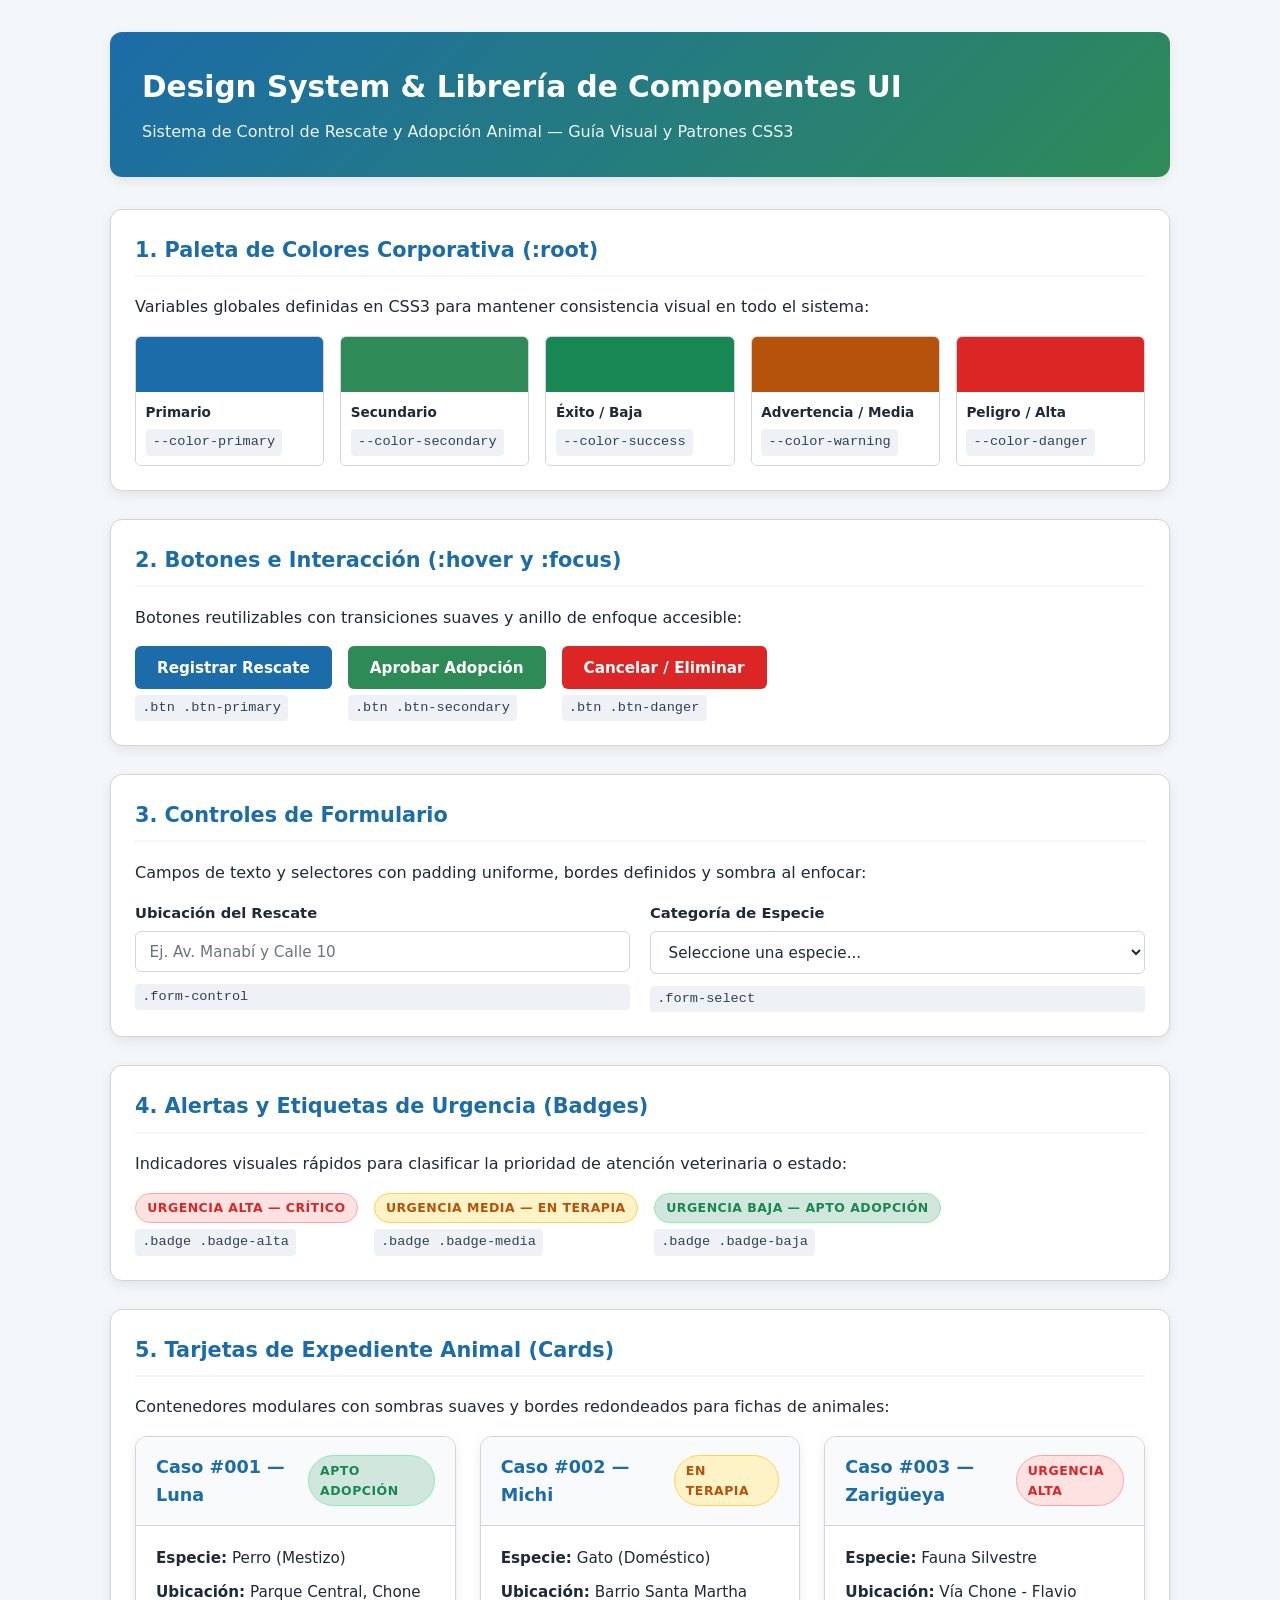
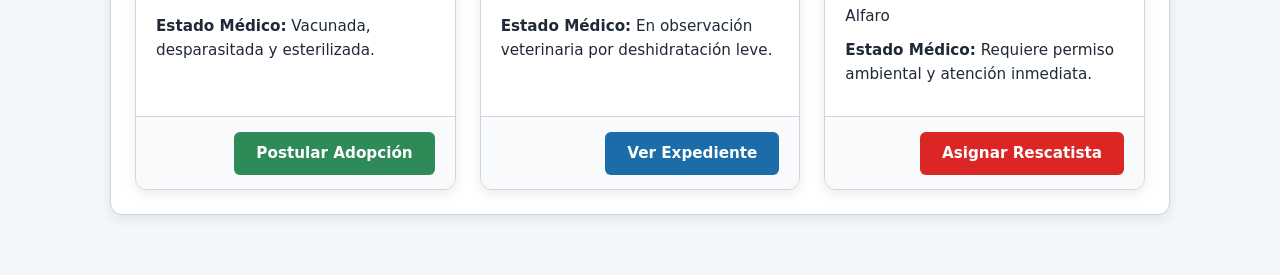
<file: Unidad3/index.html>
<!DOCTYPE html>
<html lang="es">
<head>
  <meta charset="UTF-8">
  <meta name="viewport" content="width=device-width, initial-scale=1.0">
  <title>Design System UI Kit - Sistema de Rescate y Adopción Animal</title>
  <link rel="stylesheet" href="style.css">
</head>
<body>
  <div class="ui-container">
    <!-- Encabezado institucional del Design System -->
    <header class="ui-header">
      <h1>Design System &amp; Librería de Componentes UI</h1>
      <p>Sistema de Control de Rescate y Adopción Animal — Guía Visual y Patrones CSS3</p>
    </header>

    <main>
      <!-- SECCIÓN 1: PALETA DE COLORES (:root) -->
      <section class="ui-section">
        <h2>1. Paleta de Colores Corporativa (:root)</h2>
        <p>Variables globales definidas en CSS3 para mantener consistencia visual en todo el sistema:</p>
        <div class="swatch-grid">
          <div class="swatch">
            <div class="swatch-color" style="background-color: var(--color-primary);"></div>
            <div class="swatch-info">
              <strong>Primario</strong><br>
              <span class="code-tag">--color-primary</span>
            </div>
          </div>
          <div class="swatch">
            <div class="swatch-color" style="background-color: var(--color-secondary);"></div>
            <div class="swatch-info">
              <strong>Secundario</strong><br>
              <span class="code-tag">--color-secondary</span>
            </div>
          </div>
          <div class="swatch">
            <div class="swatch-color" style="background-color: var(--color-success);"></div>
            <div class="swatch-info">
              <strong>Éxito / Baja</strong><br>
              <span class="code-tag">--color-success</span>
            </div>
          </div>
          <div class="swatch">
            <div class="swatch-color" style="background-color: var(--color-warning);"></div>
            <div class="swatch-info">
              <strong>Advertencia / Media</strong><br>
              <span class="code-tag">--color-warning</span>
            </div>
          </div>
          <div class="swatch">
            <div class="swatch-color" style="background-color: var(--color-danger);"></div>
            <div class="swatch-info">
              <strong>Peligro / Alta</strong><br>
              <span class="code-tag">--color-danger</span>
            </div>
          </div>
        </div>
      </section>

      <!-- SECCIÓN 2: BOTONES -->
      <section class="ui-section">
        <h2>2. Botones e Interacción (:hover y :focus)</h2>
        <p>Botones reutilizables con transiciones suaves y anillo de enfoque accesible:</p>
        <div class="component-row">
          <div>
            <button type="button" class="btn btn-primary">Registrar Rescate</button><br>
            <span class="code-tag">.btn .btn-primary</span>
          </div>
          <div>
            <button type="button" class="btn btn-secondary">Aprobar Adopción</button><br>
            <span class="code-tag">.btn .btn-secondary</span>
          </div>
          <div>
            <button type="button" class="btn btn-danger">Cancelar / Eliminar</button><br>
            <span class="code-tag">.btn .btn-danger</span>
          </div>
        </div>
      </section>

      <!-- SECCIÓN 3: FORMULARIOS -->
      <section class="ui-section">
        <h2>3. Controles de Formulario</h2>
        <p>Campos de texto y selectores con padding uniforme, bordes definidos y sombra al enfocar:</p>
        <form action="#" method="post" class="form-grid">
          <div class="form-group">
            <label for="ubicacion" class="form-label">Ubicación del Rescate</label>
            <input type="text" id="ubicacion" name="ubicacion" class="form-control" placeholder="Ej. Av. Manabí y Calle 10">
            <span class="code-tag">.form-control</span>
          </div>
          <div class="form-group">
            <label for="especie" class="form-label">Categoría de Especie</label>
            <select id="especie" name="especie" class="form-select">
              <option value="">Seleccione una especie...</option>
              <option value="perro">Perro (Canino)</option>
              <option value="gato">Gato (Felino)</option>
              <option value="silvestre">Fauna Silvestre</option>
            </select>
            <span class="code-tag">.form-select</span>
          </div>
        </form>
      </section>

      <!-- SECCIÓN 4: ALERTAS / BADGES -->
      <section class="ui-section">
        <h2>4. Alertas y Etiquetas de Urgencia (Badges)</h2>
        <p>Indicadores visuales rápidos para clasificar la prioridad de atención veterinaria o estado:</p>
        <div class="component-row">
          <div>
            <span class="badge badge-alta">Urgencia Alta — Crítico</span><br>
            <span class="code-tag">.badge .badge-alta</span>
          </div>
          <div>
            <span class="badge badge-media">Urgencia Media — En Terapia</span><br>
            <span class="code-tag">.badge .badge-media</span>
          </div>
          <div>
            <span class="badge badge-baja">Urgencia Baja — Apto Adopción</span><br>
            <span class="code-tag">.badge .badge-baja</span>
          </div>
        </div>
      </section>

      <!-- SECCIÓN 5: TARJETAS (CARDS) -->
      <section class="ui-section">
        <h2>5. Tarjetas de Expediente Animal (Cards)</h2>
        <p>Contenedores modulares con sombras suaves y bordes redondeados para fichas de animales:</p>
        <div class="cards-grid">
          <article class="card">
            <div class="card-header">
              <h3 class="card-title">Caso #001 — Luna</h3>
              <span class="badge badge-baja">Apto Adopción</span>
            </div>
            <div class="card-body">
              <p><strong>Especie:</strong> Perro (Mestizo)</p>
              <p><strong>Ubicación:</strong> Parque Central, Chone</p>
              <p><strong>Estado Médico:</strong> Vacunada, desparasitada y esterilizada.</p>
            </div>
            <div class="card-footer">
              <button type="button" class="btn btn-secondary">Postular Adopción</button>
            </div>
          </article>

          <article class="card">
            <div class="card-header">
              <h3 class="card-title">Caso #002 — Michi</h3>
              <span class="badge badge-media">En Terapia</span>
            </div>
            <div class="card-body">
              <p><strong>Especie:</strong> Gato (Doméstico)</p>
              <p><strong>Ubicación:</strong> Barrio Santa Martha</p>
              <p><strong>Estado Médico:</strong> En observación veterinaria por deshidratación leve.</p>
            </div>
            <div class="card-footer">
              <button type="button" class="btn btn-primary">Ver Expediente</button>
            </div>
          </article>

          <article class="card">
            <div class="card-header">
              <h3 class="card-title">Caso #003 — Zarigüeya</h3>
              <span class="badge badge-alta">Urgencia Alta</span>
            </div>
            <div class="card-body">
              <p><strong>Especie:</strong> Fauna Silvestre</p>
              <p><strong>Ubicación:</strong> Vía Chone - Flavio Alfaro</p>
              <p><strong>Estado Médico:</strong> Requiere permiso ambiental y atención inmediata.</p>
            </div>
            <div class="card-footer">
              <button type="button" class="btn btn-danger">Asignar Rescatista</button>
            </div>
          </article>
        </div>
      </section>
    </main>
  </div>
</body>
</html>
</file>
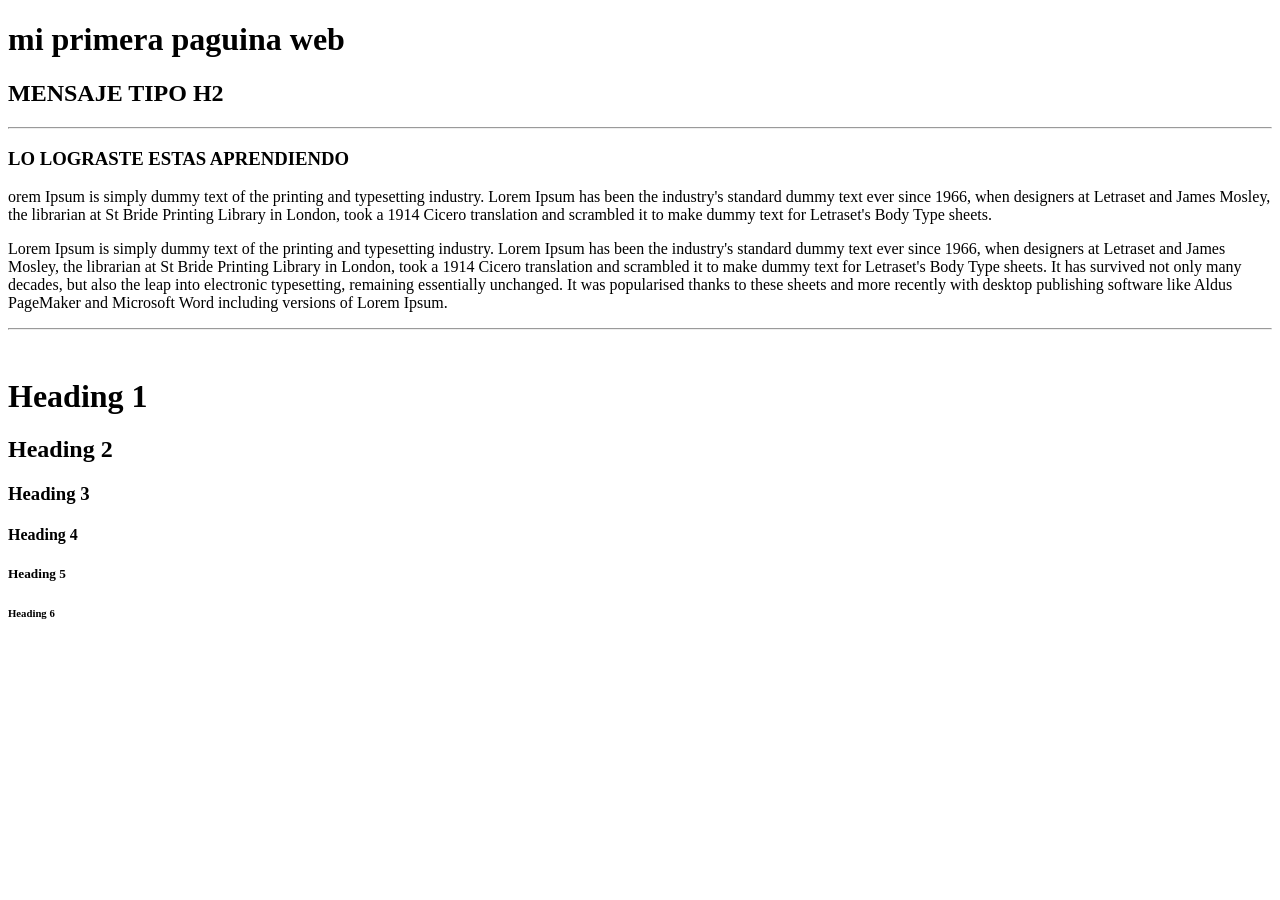
<file: Unidad2/primera_we_html_PRACTICA_EN_CLASE/index.html>
<!doctype html>
<html lang="en">
  <head>
    <meta charset="UTF-8" />
    <title>Mi primera Web</title>
  </head>
  <body>
    <title>es solo prueba</title>
    <h1>mi primera paguina web</h1>
    <h2>MENSAJE TIPO H2</h2>
    <hr />
    <h3>LO LOGRASTE ESTAS APRENDIENDO</h3>
    <p>
      orem Ipsum is simply dummy text of the printing and typesetting industry.
      Lorem Ipsum has been the industry's standard dummy text ever since 1966,
      when designers at Letraset and James Mosley, the librarian at St Bride
      Printing Library in London, took a 1914 Cicero translation and scrambled
      it to make dummy text for Letraset's Body Type sheets.
    </p>
    <p>
      Lorem Ipsum is simply dummy text of the printing and typesetting industry.
      Lorem Ipsum has been the industry's standard dummy text ever since 1966,
      when designers at Letraset and James Mosley, the librarian at St Bride
      Printing Library in London, took a 1914 Cicero translation and scrambled
      it to make dummy text for Letraset's Body Type sheets. It has survived not
      only many decades, but also the leap into electronic typesetting,
      remaining essentially unchanged. It was popularised thanks to these sheets
      and more recently with desktop publishing software like Aldus PageMaker
      and Microsoft Word including versions of Lorem Ipsum.
    </p>
    <hr />
    <br />

    <h1>Heading 1</h1>
    <h2>Heading 2</h2>
    <h3>Heading 3</h3>
    <h4>Heading 4</h4>
    <h5>Heading 5</h5>
    <h6>Heading 6</h6>
  </body>
</html>
</file>
<file: Unidad3/style.css>
/* ==========================================================================
   DESIGN SYSTEM - SISTEMA DE CONTROL DE RESCATE Y ADOPCIÓN ANIMAL
   Actividad #5: Librería de Componentes UI (CSS3 Puro)
   ========================================================================== */

/* 1. CONFIGURACIÓN DEL DESIGN SYSTEM: Variables Corporativas (:root) */
:root {
  /* Paleta de colores corporativa */
  --color-primary: #1b6ca8;         /* Azul institucional de confianza y rescate */
  --color-primary-dark: #14507d;    /* Estado hover primario */
  --color-secondary: #2e8b57;       /* Verde bienestar y adopción */
  --color-secondary-dark: #226b42;  /* Estado hover secundario */
  
  /* Colores semánticos de estado y urgencia */
  --color-success: #198754;
  --color-success-bg: #d1e7dd;
  --color-warning: #b45309;
  --color-warning-bg: #fef3c7;
  --color-danger: #dc2626;
  --color-danger-dark: #b91c1c;
  --color-danger-bg: #fee2e2;

  /* Neutrales y superficies */
  --color-bg: #f4f7f9;
  --color-surface: #ffffff;
  --color-text: #1f2937;
  --color-text-muted: #6b7280;
  --color-border: #d1d5db;

  /* Tipografía base y espaciados */
  --font-base: 'Segoe UI', system-ui, -apple-system, Roboto, sans-serif;
  --radius-sm: 6px;
  --radius-md: 12px;
  --shadow-card: 0 4px 12px rgba(0, 0, 0, 0.08);
  --shadow-focus: 0 0 0 3px rgba(27, 108, 168, 0.25);
  --transition-fast: 0.2s ease-in-out;
}

/* Regla general del modelo de cajas alternativo */
html {
  box-sizing: border-box;
  font-size: 16px;
}

*, *::before, *::after {
  box-sizing: inherit;
}

body {
  margin: 0;
  font-family: var(--font-base);
  background-color: var(--color-bg);
  color: var(--color-text);
  line-height: 1.6;
}

/* Contenedor principal de demostración */
.ui-container {
  max-width: 1100px;
  margin: 0 auto;
  padding: 2rem 1.25rem;
}

.ui-header {
  background: linear-gradient(135deg, var(--color-primary), var(--color-secondary));
  color: #ffffff;
  padding: 2rem;
  border-radius: var(--radius-md);
  margin-bottom: 2rem;
  box-shadow: var(--shadow-card);
}

.ui-header h1 {
  margin: 0 0 0.5rem 0;
  font-size: 1.85rem;
}

.ui-header p {
  margin: 0;
  opacity: 0.92;
}

.ui-section {
  background-color: var(--color-surface);
  border: 1px solid var(--color-border);
  border-radius: var(--radius-md);
  padding: 1.5rem;
  margin-bottom: 1.75rem;
  box-shadow: var(--shadow-card);
}

.ui-section h2 {
  margin-top: 0;
  padding-bottom: 0.5rem;
  border-bottom: 2px solid var(--color-bg);
  color: var(--color-primary);
  font-size: 1.3rem;
}

.component-row {
  display: flex;
  flex-wrap: wrap;
  gap: 1rem;
  align-items: center;
  margin-top: 1rem;
}

.code-tag {
  display: inline-block;
  background-color: #eef2f6;
  color: #334155;
  font-family: Consolas, monospace;
  font-size: 0.85rem;
  padding: 0.15rem 0.45rem;
  border-radius: 4px;
  margin-top: 0.35rem;
}

/* ==========================================================================
   2. COMPONENTE: BOTONES (.btn)
   ========================================================================== */
.btn {
  display: inline-block;
  font-family: inherit;
  font-size: 0.95rem;
  font-weight: 600;
  text-align: center;
  text-decoration: none;
  padding: 0.65rem 1.25rem;
  border: 2px solid transparent;
  border-radius: var(--radius-sm);
  cursor: pointer;
  transition: background-color var(--transition-fast), transform 0.1s ease, box-shadow var(--transition-fast);
}

.btn:active {
  transform: translateY(1px);
}

.btn:focus {
  outline: none;
  box-shadow: var(--shadow-focus);
}

/* Botón Primario */
.btn-primary {
  background-color: var(--color-primary);
  color: #ffffff;
}

.btn-primary:hover {
  background-color: var(--color-primary-dark);
}

/* Botón Secundario */
.btn-secondary {
  background-color: var(--color-secondary);
  color: #ffffff;
}

.btn-secondary:hover {
  background-color: var(--color-secondary-dark);
}

/* Botón de Peligro */
.btn-danger {
  background-color: var(--color-danger);
  color: #ffffff;
}

.btn-danger:hover {
  background-color: var(--color-danger-dark);
}

.btn-danger:focus {
  box-shadow: 0 0 0 3px rgba(220, 38, 38, 0.3);
}

/* ==========================================================================
   3. COMPONENTE: FORMULARIOS (.form-group, .form-control, .form-select)
   ========================================================================== */
.form-grid {
  display: grid;
  grid-template-columns: repeat(auto-fit, minmax(260px, 1fr));
  gap: 1.25rem;
  margin-top: 1rem;
}

.form-group {
  display: flex;
  flex-direction: column;
  gap: 0.4rem;
}

.form-label {
  font-weight: 600;
  font-size: 0.92rem;
  color: var(--color-text);
}

.form-control,
.form-select {
  width: 100%;
  padding: 0.65rem 0.85rem;
  font-family: inherit;
  font-size: 0.95rem;
  color: var(--color-text);
  background-color: var(--color-surface);
  border: 1.5px solid var(--color-border);
  border-radius: var(--radius-sm);
  transition: border-color var(--transition-fast), box-shadow var(--transition-fast);
}

.form-control::placeholder {
  color: var(--color-text-muted);
}

.form-control:focus,
.form-select:focus {
  outline: none;
  border-color: var(--color-primary);
  box-shadow: var(--shadow-focus);
}

/* ==========================================================================
   4. COMPONENTE: TARJETAS (.card)
   ========================================================================== */
.cards-grid {
  display: grid;
  grid-template-columns: repeat(auto-fit, minmax(280px, 1fr));
  gap: 1.5rem;
  margin-top: 1rem;
}

.card {
  background-color: var(--color-surface);
  border: 1px solid var(--color-border);
  border-radius: var(--radius-md);
  box-shadow: var(--shadow-card);
  overflow: hidden;
  display: flex;
  flex-direction: column;
  transition: transform var(--transition-fast), box-shadow var(--transition-fast);
}

.card:hover {
  transform: translateY(-3px);
  box-shadow: 0 8px 20px rgba(0, 0, 0, 0.12);
}

.card-header {
  padding: 1rem 1.25rem;
  background-color: #f8fafc;
  border-bottom: 1px solid var(--color-border);
  display: flex;
  justify-content: space-between;
  align-items: center;
}

.card-title {
  margin: 0;
  font-size: 1.1rem;
  font-weight: 700;
  color: var(--color-primary);
}

.card-body {
  padding: 1.25rem;
  flex-grow: 1;
}

.card-body p {
  margin: 0 0 0.6rem 0;
  font-size: 0.95rem;
}

.card-footer {
  padding: 0.9rem 1.25rem;
  background-color: #f8fafc;
  border-top: 1px solid var(--color-border);
  display: flex;
  justify-content: flex-end;
  gap: 0.5rem;
}

/* ==========================================================================
   5. COMPONENTE: ALERTAS / ETIQUETAS DE ESTADO (.badge)
   ========================================================================== */
.badge {
  display: inline-block;
  padding: 0.28rem 0.7rem;
  font-size: 0.78rem;
  font-weight: 700;
  text-transform: uppercase;
  letter-spacing: 0.04em;
  border-radius: 999px;
}

/* Urgencia Alta / Peligro */
.badge-alta {
  background-color: var(--color-danger-bg);
  color: var(--color-danger);
  border: 1px solid #fca5a5;
}

/* Urgencia Media / En Terapia */
.badge-media {
  background-color: var(--color-warning-bg);
  color: var(--color-warning);
  border: 1px solid #fcd34d;
}

/* Urgencia Baja / Apto para Adopción */
.badge-baja {
  background-color: var(--color-success-bg);
  color: var(--color-success);
  border: 1px solid #86efac;
}

/* Muestra visual de paleta de colores en catálogo */
.swatch-grid {
  display: grid;
  grid-template-columns: repeat(auto-fit, minmax(160px, 1fr));
  gap: 1rem;
  margin-top: 1rem;
}

.swatch {
  border: 1px solid var(--color-border);
  border-radius: var(--radius-sm);
  overflow: hidden;
  font-size: 0.85rem;
}

.swatch-color {
  height: 55px;
}

.swatch-info {
  padding: 0.6rem;
  background: #ffffff;
}
</file>
